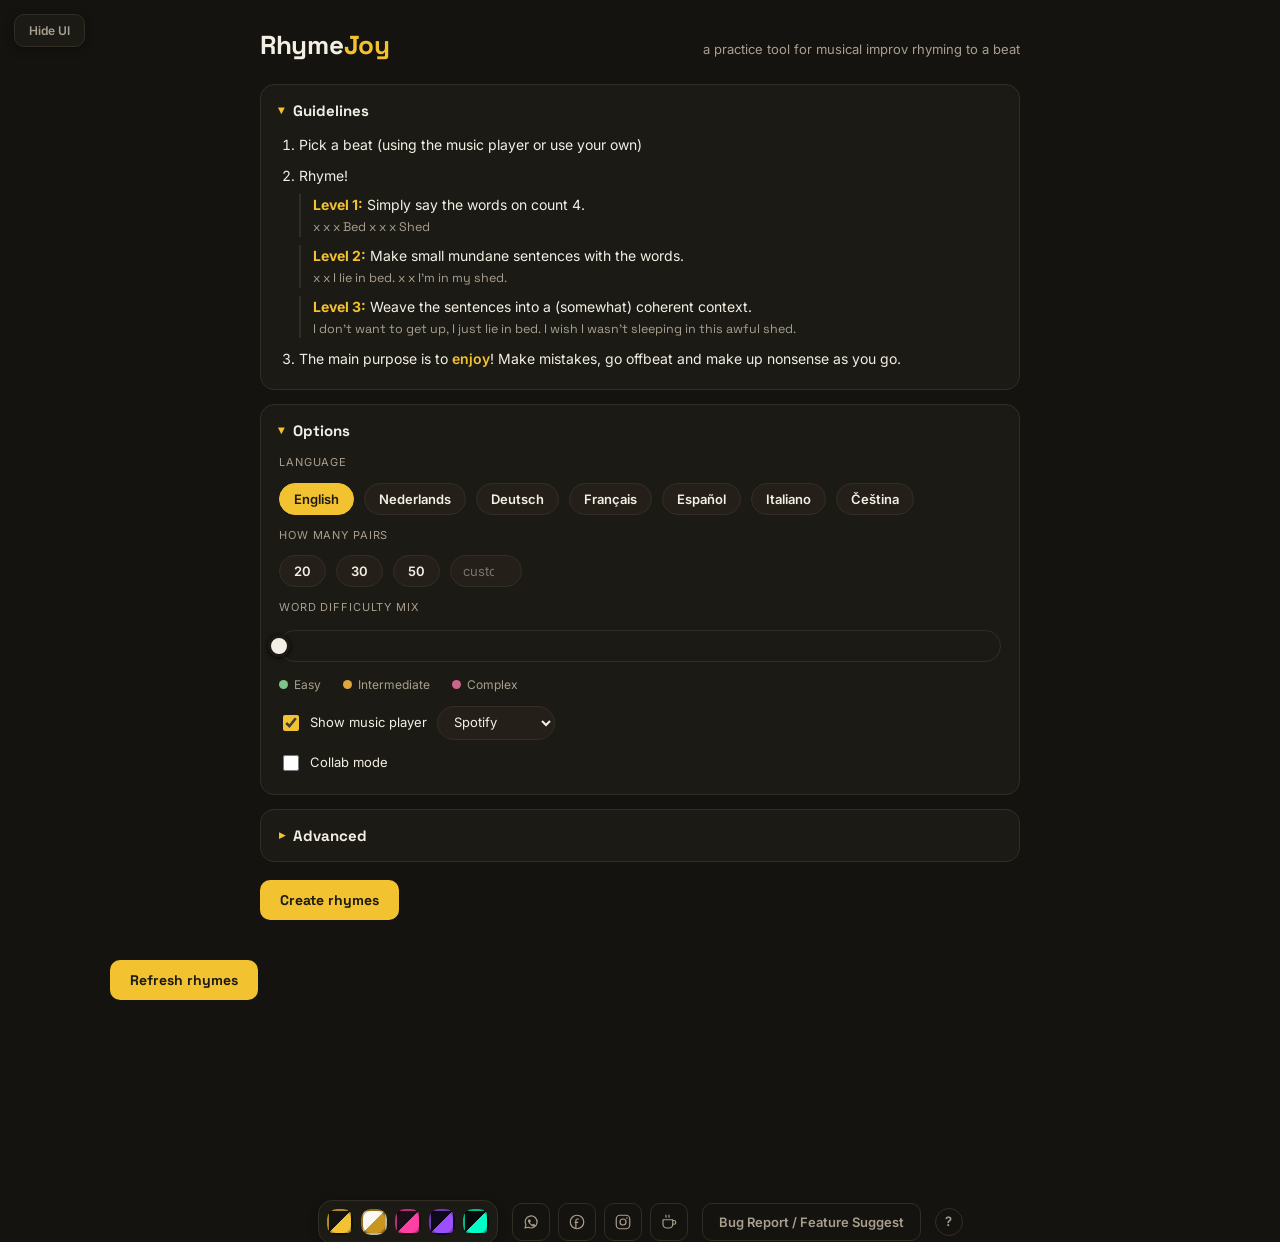
<file: index.html>
<!DOCTYPE html>
<html lang="en">
<head>
<meta charset="UTF-8">
<meta http-equiv="refresh" content="0; url=rg-latest.html">
<link rel="canonical" href="rg-latest.html">
<title>RhymeJoy</title>
</head>
<body>
<p>Redirecting to <a href="rg-latest.html">rg-latest.html</a>&hellip;</p>
</body>
</html>
</file>
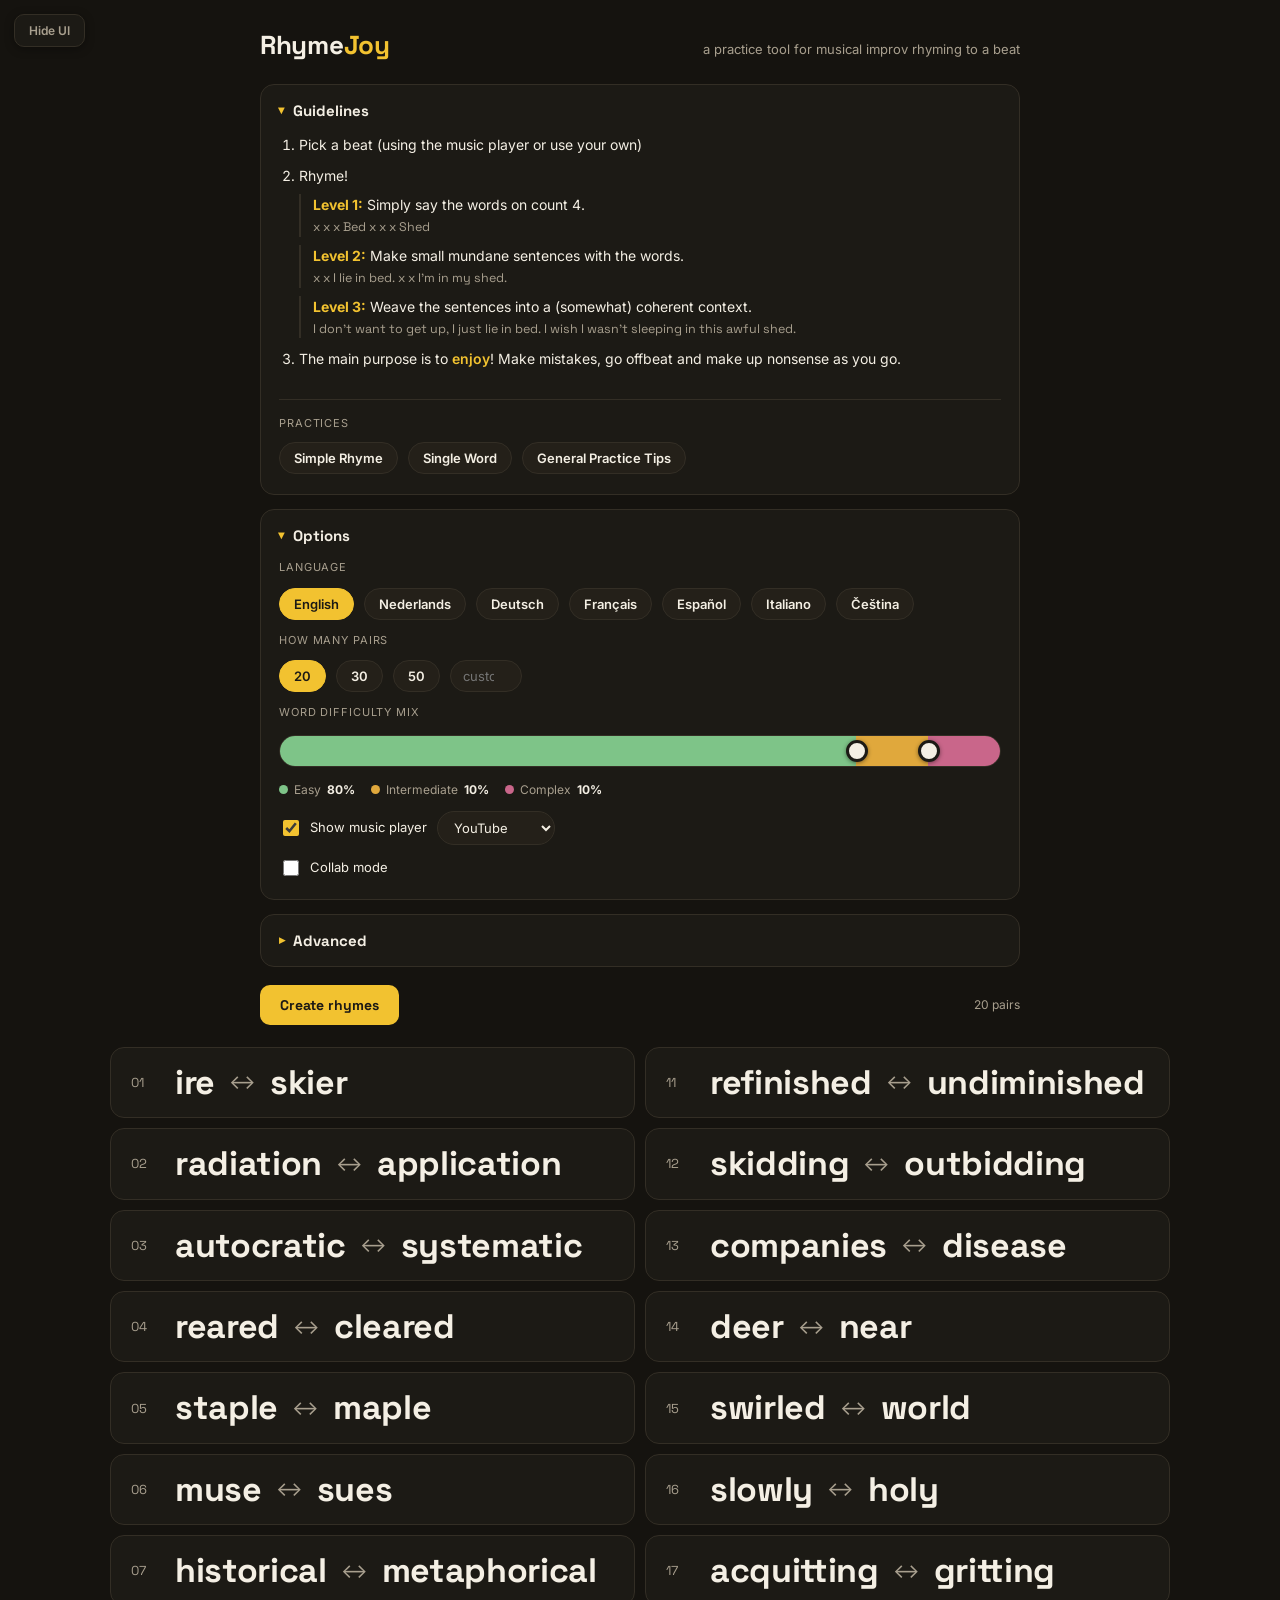
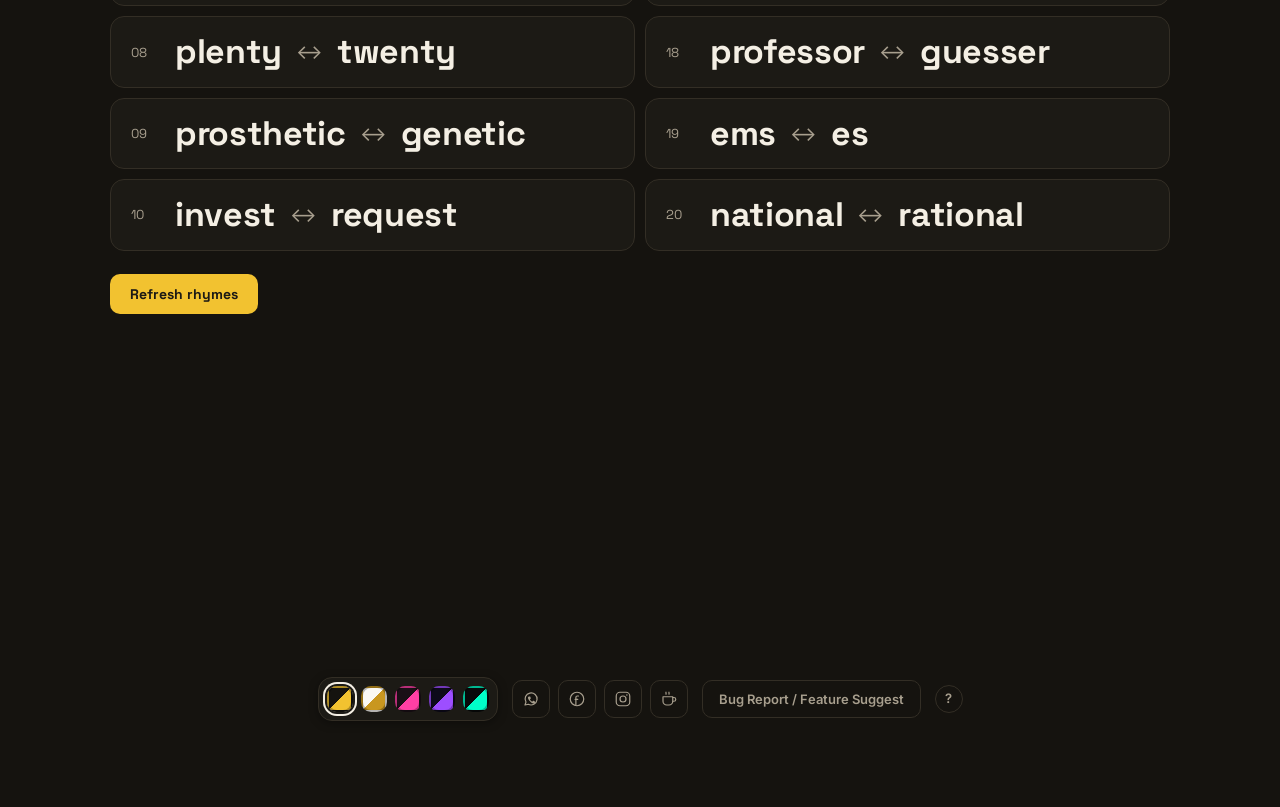
<file: rg-latest.html>
<!DOCTYPE html>
<html lang="en">
<head>
<meta charset="UTF-8">
<meta name="viewport" content="width=device-width, initial-scale=1.0">
<title>Rhyme Pairs — Rap Practice Generator</title>
<link rel="stylesheet" href="data/styles.css">
<script>
// Applies the saved color scheme before first paint so switching themes
// doesn't flash the default dark theme for a frame; js/app.js re-applies
// the same value once it's loaded and owns the switcher's click handling.
(function () {
  try {
    var s = JSON.parse(localStorage.getItem("rhymeflow:settings"));
    if (s && s.theme) document.documentElement.setAttribute("data-theme", s.theme);
  } catch (e) {}
})();
</script>
</head>
<body>
<div class="practice-flash" id="practiceFlash" aria-hidden="true">PRACTICE</div>
<div class="wrap">

  <button class="btn-ghost hide-ui-btn" id="hideUiBtn">Hide UI</button>

  <div class="settings-col">
    <header class="top">
      <h1>Rhyme<span>Joy</span></h1>
      <div class="subtitle">a practice tool for musical improv rhyming to a beat</div>
    </header>

    <details class="panel collapsible-panel" id="guidelinesDetails" open>
      <summary>Guidelines</summary>
      <div class="collapsible-body guidelines-body">
        <ol>
          <li>Pick a beat (using the music player or use your own)</li>
          <li>
            Rhyme!
            <ul class="guidelines-levels">
              <li><b>Level 1:</b> Simply say the words on count 4.
                <span class="guidelines-example">x x x Bed x x x Shed</span>
              </li>
              <li><b>Level 2:</b> Make small mundane sentences with the words.
                <span class="guidelines-example">x x I lie in bed. x x I'm in my shed.</span>
              </li>
              <li><b>Level 3:</b> Weave the sentences into a (somewhat) coherent context.
                <span class="guidelines-example">I don't want to get up, I just lie in bed. I wish I wasn't sleeping in this awful shed.</span>
              </li>
            </ul>
          </li>
          <li>The main purpose is to <em>enjoy</em>! Make mistakes, go offbeat and make up nonsense as you go.</li>
        </ol>
      </div>
      <div class="guidelines-practices" id="practicesPanel" hidden>
        <div class="row" id="practicesButtonRow">
          <div class="label">Practices</div>
        </div>
      </div>
    </details>

    <details class="panel collapsible-panel" id="optionsDetails" open>
      <summary>Options</summary>
      <div class="collapsible-body">
        <div class="row">
          <div class="label">Language</div>
          <button class="pill lang-pill active" data-lang="en">English</button>
          <button class="pill lang-pill" data-lang="nl">Nederlands</button>
          <button class="pill lang-pill" data-lang="de">Deutsch</button>
          <button class="pill lang-pill" data-lang="fr">Français</button>
          <button class="pill lang-pill" data-lang="es">Español</button>
          <button class="pill lang-pill" data-lang="it">Italiano</button>
          <button class="pill lang-pill" data-lang="cs">Čeština</button>
        </div>
        <div class="row">
          <div class="label">How many pairs</div>
          <button class="pill count-pill" data-count="20">20</button>
          <button class="pill count-pill" data-count="30">30</button>
          <button class="pill count-pill" data-count="50">50</button>
          <input type="number" id="customCount" min="1" max="400" placeholder="custom">
        </div>
        <div class="row">
          <div class="label">Word difficulty mix</div>
          <div class="diff-slider" id="diffSlider">
            <div class="diff-slider-track">
              <div class="diff-seg diff-easy" id="diffSegEasy"></div>
              <div class="diff-seg diff-intermediate" id="diffSegMid"></div>
              <div class="diff-seg diff-complex" id="diffSegHard"></div>
            </div>
            <button type="button" class="diff-handle" id="diffHandle1" role="slider" aria-label="Easy/intermediate boundary" aria-valuemin="0" aria-valuemax="100"></button>
            <button type="button" class="diff-handle" id="diffHandle2" role="slider" aria-label="Intermediate/complex boundary" aria-valuemin="0" aria-valuemax="100"></button>
          </div>
          <div class="diff-legend">
            <span class="diff-legend-item diff-easy"><i></i>Easy <b id="diffPctEasy"></b></span>
            <span class="diff-legend-item diff-intermediate"><i></i>Intermediate <b id="diffPctMid"></b></span>
            <span class="diff-legend-item diff-complex"><i></i>Complex <b id="diffPctHard"></b></span>
          </div>
        </div>
        <div class="row" style="display:none">
          <div class="label">Rhyme type</div>
          <button class="pill type-pill type-perfect" data-type="perfect">Perfect</button>
          <button class="pill type-pill type-near" data-type="near">Near</button>
          <button class="pill type-pill type-slant" data-type="slant">Slant</button>
        </div>
        <div class="row">
          <label class="checkbox-row">
            <input type="checkbox" id="playlistToggle" checked>
            <span>Show music player</span>
          </label>
          <select id="playlistSourceSelect" class="player-select">
            <option value="spotify">Spotify</option>
            <option value="youtube">YouTube</option>
            <option value="local">Local Beats</option>
            <option value="metronome">Metronome</option>
          </select>
        </div>
        <div class="row">
          <label class="checkbox-row">
            <input type="checkbox" id="collabToggle">
            <span>Collab mode</span>
          </label>
        </div>
        <div class="row" id="collabOptionsRow" hidden>
          <div class="label">Collaborators</div>
          <input type="number" id="collabCountInput" min="2" max="8" value="2">
          <div class="collab-swatches" id="collabSwatches"></div>
        </div>
        <div class="row" id="collabPairsPerTurnRow" hidden>
          <div class="label">Pairs per turn</div>
          <select id="collabPairsPerTurnSelect" class="player-select">
            <option value="1">1</option>
            <option value="2">2</option>
            <option value="3">3</option>
            <option value="4">4</option>
            <option value="5">5</option>
          </select>
        </div>
      </div>
    </details>

    <details class="panel collapsible-panel" id="advancedDetails">
      <summary>Advanced</summary>
      <div class="collapsible-body">
        <div class="advanced-section">
          <div class="advanced-section-title">Keyboard shortcuts</div>
          <div class="row">
            <label class="checkbox-row">
              <input type="checkbox" id="shortcutsToggle">
              <span>Enable keyboard shortcuts</span>
            </label>
          </div>
          <div class="status-msg">C toggles Collab mode &middot; N toggles the Notepad &middot; Space or Enter refreshes rhymes &middot; holding D reveals all definitions &middot; L switches language &middot; M switches the music player &middot; S shows/hides this shortcut list</div>
        </div>
        <div class="advanced-section">
          <div class="advanced-section-title">Slant rhymes</div>
          <div class="row" id="slantToggleRow">
            <label class="checkbox-row">
              <input type="checkbox" id="slantToggle">
              <span>Include slant rhymes [WIP]</span>
            </label>
          </div>
          <div class="row" id="slantRatioRow" hidden>
            <div class="label">Slant / perfect mix</div>
            <input type="range" id="slantRatioSlider" min="0" max="100" step="5" value="50" aria-label="Slant vs perfect rhyme ratio">
            <span class="range-value" id="slantRatioValue">50% slant</span>
          </div>
          <div class="row" id="slantMinScoreRow" hidden>
            <div class="label">Minimum slant strength</div>
            <input type="range" id="slantMinScoreSlider" min="0" max="100" step="1" value="0" aria-label="Minimum Datamuse slant-rhyme score">
            <span class="range-value" id="slantMinScoreValue">&ge; 0</span>
          </div>
        </div>
        <div class="advanced-section">
          <div class="advanced-section-title">Practice tools</div>
          <div class="row">
            <div class="label">Practice timer</div>
            <button type="button" class="btn-ghost" id="showTimerBtn">Show timer</button>
          </div>
          <div class="timer-options-group" id="timerOptionsGroup" hidden>
            <div class="row" style="margin-top:14px;">
              <div class="label">Timer mode</div>
              <button type="button" class="pill timer-mode-pill active" data-timer-mode="simple">Simple Timer</button>
              <button type="button" class="pill timer-mode-pill" data-timer-mode="multi">Multi Timer</button>
            </div>
            <div class="row" style="margin-top:14px;">
              <div class="label">Timer sound</div>
              <button type="button" class="pill timer-sound-pill active" data-timer-sound="chime">Chime</button>
              <button type="button" class="pill timer-sound-pill" data-timer-sound="bell">Bell</button>
              <button type="button" class="pill timer-sound-pill" data-timer-sound="beep">Beep</button>
              <button type="button" class="btn-ghost" id="timerSoundPreviewBtn">Preview</button>
            </div>
            <div class="row" style="margin-top:14px;">
              <div class="label">Timer volume</div>
              <input type="range" id="timerVolumeSlider" min="0" max="100" step="5" value="70">
              <span class="range-value" id="timerVolumeValue">70%</span>
            </div>
            <div class="row timer-duration-edit-row" style="margin-top:14px;">
              <div class="label">Timer durations</div>
              <button type="button" class="pill timer-duration-unit-pill active" data-timer-duration-unit="minutes">Minutes</button>
              <button type="button" class="pill timer-duration-unit-pill" data-timer-duration-unit="seconds">Seconds</button>
              <input type="number" class="timer-duration-input" data-duration-index="0" min="1" max="180" value="5">
              <input type="number" class="timer-duration-input" data-duration-index="1" min="1" max="180" value="10">
              <input type="number" class="timer-duration-input" data-duration-index="2" min="1" max="180" value="15">
              <input type="number" class="timer-duration-input" data-duration-index="3" min="1" max="180" value="20">
              <input type="number" class="timer-duration-input" data-duration-index="4" min="1" max="180" value="25">
              <input type="number" class="timer-duration-input" data-duration-index="5" min="1" max="180" value="30">
            </div>
          </div>
          <div class="row" style="margin-top:14px;">
            <div class="label">Notepad</div>
            <button type="button" class="btn-ghost" id="showNotepadBtn">Show notepad</button>
          </div>
        </div>
        <div class="advanced-section">
          <div class="advanced-section-title">Word filtering</div>
          <div class="row" id="sensitiveModeRow">
            <div class="label">Sensitive words</div>
            <button type="button" class="pill sensitive-mode-pill" data-sensitive-mode="off">Off</button>
            <button type="button" class="pill sensitive-mode-pill" data-sensitive-mode="on">Filter out</button>
            <button type="button" class="pill sensitive-mode-pill" data-sensitive-mode="only">Only</button>
          </div>
          <div class="row" id="categoryRow" style="margin-top:14px;">
            <div class="label">Word categories</div>
            <button type="button" class="pill category-pill" data-category="spiritual">Spiritual</button>
            <button type="button" class="pill category-pill" data-category="food">Food</button>
            <button type="button" class="pill category-pill" data-category="animals">Animals</button>
            <button type="button" class="pill category-pill" data-category="work">Work</button>
            <button type="button" class="pill category-pill" data-category="love">Love</button>
            <button type="button" class="pill category-pill" data-category="money">Money</button>
            <button type="button" class="pill category-pill" data-category="nature">Nature</button>
            <button type="button" class="pill category-pill" data-category="body">Body</button>
            <button type="button" class="pill category-pill" data-category="street">Street</button>
            <button type="button" class="pill category-pill" data-category="other">Other</button>
          </div>
          <div class="row" id="posRow" style="margin-top:14px;">
            <div class="label">Word type</div>
            <button type="button" class="pill pos-pill" data-pos="noun">Noun</button>
            <button type="button" class="pill pos-pill" data-pos="verb">Verb</button>
            <button type="button" class="pill pos-pill" data-pos="adjective">Adjective</button>
            <button type="button" class="pill pos-pill" data-pos="adverb">Adverb</button>
            <button type="button" class="pill pos-pill" data-pos="other">Other</button>
          </div>
          <div class="row" style="margin-top:14px;">
            <div class="label">Syllables per word</div>
            <div class="diff-slider syl-slider" id="sylSlider">
              <div class="diff-slider-track syl-slider-track">
                <div class="syl-slider-fill" id="sylSliderFill"></div>
              </div>
              <button type="button" class="diff-handle" id="sylHandleMin" role="slider" aria-label="Minimum syllables" aria-valuemin="1" aria-valuemax="6"></button>
              <button type="button" class="diff-handle" id="sylHandleMax" role="slider" aria-label="Maximum syllables" aria-valuemin="1" aria-valuemax="6"></button>
            </div>
            <span class="range-value" id="sylRangeValue">Any</span>
          </div>
        </div>
        <div class="advanced-section">
          <div class="advanced-section-title">Practice display</div>
          <div class="row">
            <div class="label">Reveal mode</div>
            <button type="button" class="pill reveal-mode-pill active" data-reveal-mode="pairs">Pairs</button>
            <button type="button" class="pill reveal-mode-pill" data-reveal-mode="words">Single words</button>
            <button type="button" class="pill reveal-mode-pill" data-reveal-mode="syllable">Single syllable</button>
            <button type="button" class="pill reveal-mode-pill" data-reveal-mode="letter">Single letter</button>
            <button type="button" class="pill reveal-mode-pill" data-reveal-mode="family">Rhyme family</button>
          </div>
          <div class="row" style="margin-top:14px;">
            <label class="checkbox-row">
              <input type="checkbox" id="autoRefreshToggle">
              <span>Auto-refresh rhymes every</span>
            </label>
            <input type="number" id="autoRefreshSeconds" min="5" max="3600" value="60">
            <span class="inline-unit">seconds</span>
          </div>
          <div class="row" style="margin-top:14px;">
            <div class="label">Definitions</div>
            <button class="pill def-style-pill" data-def-style="links">Links</button>
            <button class="pill def-style-pill" data-def-style="simple">Simple Definition</button>
            <button class="pill def-style-pill" data-def-style="full">Full definition</button>
            <button class="pill def-style-pill" data-def-style="delete">Word deletion</button>
            <button class="pill def-style-pill" data-def-style="copy">Copy rhyme pair</button>
          </div>
          <div class="row" id="showAllDefsRow" style="margin-top:10px;">
            <button class="btn-ghost" id="showAllDefsBtn">Show all definitions</button>
          </div>
        </div>
        <div class="advanced-section">
          <div class="advanced-section-title">Word list</div>
          <div id="deletedWordsSection" hidden>
            <div class="row">
              <div class="label">Deleted words</div>
              <button class="btn-ghost" id="downloadDeletedBtn">Download deleted words</button>
              <button class="btn-ghost" id="clearDeletedBtn">Clear deleted words</button>
            </div>
            <div class="status-msg" id="deletedStatus">No words deleted yet.</div>
          </div>
          <div class="row csv-row" id="csvRow" style="margin-top:14px;" hidden>
            <div class="label" id="wordListLabel">Word list — 11,000 built in, or add your own [WIP]</div>
            <input type="file" id="csvInput" accept=".csv,text/csv">
            <button class="btn-ghost" id="csvAddBtn">Add to library</button>
            <button class="btn-ghost" id="csvOnlyBtn">Use only these</button>
            <button class="btn-ghost" id="csvResetBtn">Reset to built-in</button>
            <button class="btn-ghost" id="csvExampleBtn">Download example CSV</button>
          </div>
          <div class="status-msg" id="csvStatus" hidden>Using the built-in 11,000-word library.</div>
        </div>
        <div class="advanced-section">
          <div class="advanced-section-title">Reset</div>
          <div class="row">
            <button class="btn-ghost" id="resetSettingsBtn">Reset default settings</button>
          </div>
          <div class="status-msg" id="resetSettingsStatus"></div>
        </div>
      </div>
    </details>

    <div class="actions">
      <button class="btn-main refresh-btn" id="refreshBtnTop">Create rhymes</button>
      <div class="count-info" id="countInfo"></div>
    </div>
  </div>

  <div class="panel timer-panel" id="timerPanel" hidden>
    <button type="button" class="panel-close-btn" id="timerCloseBtn" aria-label="Hide timer">✕</button>
    <div class="timer-setup" id="timerSetup">
      <div class="timer-picker" id="timerPicker">
        <div class="row timer-duration-row" id="timerDurationRow">
          <button type="button" class="pill timer-duration-btn" data-minutes="5">5m</button>
          <button type="button" class="pill timer-duration-btn" data-minutes="10">10m</button>
          <button type="button" class="pill timer-duration-btn" data-minutes="15">15m</button>
          <button type="button" class="pill timer-duration-btn" data-minutes="20">20m</button>
          <button type="button" class="pill timer-duration-btn" data-minutes="25">25m</button>
          <button type="button" class="pill timer-duration-btn" data-minutes="30">30m</button>
        </div>
        <div class="timer-sequence" id="timerSequence" hidden></div>
        <div class="row timer-multi-actions" id="timerMultiActions" hidden>
          <button type="button" class="btn-ghost timer-symbol-btn" id="timerReturnBtn" aria-label="Return — undo last">✕</button>
          <button type="button" class="pill timer-symbol-btn" id="timerLoopBtn" aria-label="Loop">∞</button>
          <button type="button" class="btn-main timer-symbol-btn" id="timerConfirmBtn" aria-label="Confirm">✓</button>
        </div>
      </div>
    </div>

    <div class="timer-running" id="timerRunning" hidden>
      <div class="timer-sequence" id="timerRunningSequence"></div>
      <button type="button" class="timer-countdown" id="timerCountdown" aria-label="Stop timer">0:00</button>
    </div>
  </div>

  <div class="panel notepad-panel" id="notepadPanel" hidden>
    <button type="button" class="panel-close-btn" id="notepadCloseBtn" aria-label="Hide notepad">✕</button>
    <div class="notepad-title">Notepad</div>
    <textarea class="notepad-textarea" id="notepadTextarea" placeholder="Jot down bars, word ideas, practice notes…" spellcheck="false"></textarea>
    <div class="row notepad-footer">
      <div class="row">
        <button type="button" class="btn-ghost" id="notepadDownloadBtn">Download</button>
        <button type="button" class="btn-ghost" id="notepadClearBtn">Clear</button>
      </div>
      <div class="status-msg">Autosaves to this browser only.</div>
    </div>
  </div>

  <div class="panel shortcuts-panel" id="shortcutsPanel" hidden>
    <button type="button" class="panel-close-btn" id="shortcutsCloseBtn" aria-label="Hide shortcuts">✕</button>
    <div class="shortcuts-title">Keyboard shortcuts</div>
    <ul class="shortcuts-list">
      <li><kbd>Space</kbd>/<kbd>Enter</kbd><span>Refresh rhymes</span></li>
      <li><kbd>L</kbd><span>Switch language</span></li>
      <li><kbd>M</kbd><span>Switch music player</span></li>
      <li><kbd>C</kbd><span>Toggle Collab mode</span></li>
      <li><kbd>N</kbd><span>Toggle Notepad</span></li>
      <li><kbd>D</kbd> hold<span>Reveal all definitions</span></li>
      <li><kbd>S</kbd><span>Show/hide this list</span></li>
    </ul>
  </div>

  <div class="pairs" id="pairsContainer"></div>

  <div class="actions actions-bottom">
    <button class="btn-main refresh-btn" id="refreshBtnBottom">Refresh rhymes</button>
  </div>

  <div class="playlist-panel" id="playlistPanel">
    <iframe class="player-embed" id="spotifyEmbed" data-testid="embed-iframe" style="border-radius:12px" src="https://open.spotify.com/embed/playlist/6SZt39ktXkhy8WUJe1CRUv?utm_source=generator&si=29beb8e567bf4077" width="100%" height="152" frameBorder="0" allowfullscreen="" allow="autoplay; clipboard-write; encrypted-media; fullscreen; picture-in-picture" loading="lazy"></iframe>
    <iframe class="player-embed" id="youtubeEmbed" hidden style="border-radius:12px" src="https://www.youtube.com/embed/videoseries?list=PL0L_zzLQSZ2V7PR2wj7zOnrOxPlIUKix6" width="100%" height="315" frameBorder="0" allowfullscreen="" allow="autoplay; encrypted-media; picture-in-picture" loading="lazy"></iframe>
    <div class="panel local-player" id="localPlayer" hidden>
      <div class="local-player-track" id="localPlayerTrack">—</div>
      <div class="row local-player-progress-row">
        <span class="range-value" id="localPlayerCurrentTime">0:00</span>
        <input type="range" id="localPlayerSeek" min="0" max="0" step="1" value="0" aria-label="Track position">
        <span class="range-value" id="localPlayerDuration">0:00</span>
      </div>
      <div class="row local-player-controls">
        <button type="button" class="btn-ghost timer-symbol-btn" id="localPlayerPrevBtn" aria-label="Previous beat">⏮</button>
        <button type="button" class="btn-main local-player-play-btn" id="localPlayerPlayBtn">Play</button>
        <button type="button" class="btn-ghost timer-symbol-btn" id="localPlayerNextBtn" aria-label="Next beat">⏭</button>
        <button type="button" class="pill timer-symbol-btn" id="localPlayerLoopBtn" aria-label="Loop">∞</button>
      </div>
      <div class="row">
        <div class="label">Volume</div>
        <input type="range" id="localPlayerVolumeSlider" min="0" max="100" step="5" value="70" aria-label="Beat volume">
        <span class="range-value" id="localPlayerVolumeValue">70%</span>
      </div>
    </div>
    <div class="panel metronome-player" id="metronomePlayer" hidden>
      <div class="metronome-beat" id="metronomeBeat" aria-hidden="true"></div>
      <div class="metronome-bpm-value" id="metronomeBpmValue">120 BPM</div>
      <input type="range" id="metronomeBpmSlider" min="40" max="240" step="1" value="120" aria-label="Beats per minute">
      <div class="row" style="justify-content:center;">
        <button type="button" class="btn-main" id="metronomeToggleBtn">Start</button>
        <button type="button" class="pill metronome-emphasis-pill active" data-emphasis="0">No emphasis</button>
        <button type="button" class="pill metronome-emphasis-pill" data-emphasis="4">4</button>
        <button type="button" class="pill metronome-emphasis-pill" data-emphasis="8">8</button>
        <button type="button" class="pill metronome-emphasis-pill" data-emphasis="16">16</button>
      </div>
      <div class="row">
        <div class="label">Volume</div>
        <input type="range" id="metronomeVolumeSlider" min="0" max="100" step="5" value="70" aria-label="Metronome volume">
        <span class="range-value" id="metronomeVolumeValue">70%</span>
      </div>
    </div>
  </div>

  <div class="footer-bar">
    <div class="theme-switcher" id="themeSwitcher" role="group" aria-label="Color scheme">
      <button type="button" class="theme-swatch" data-theme="dark" aria-label="Dark theme" aria-pressed="true"></button>
      <button type="button" class="theme-swatch" data-theme="light" aria-label="Light theme" aria-pressed="false"></button>
      <button type="button" class="theme-swatch" data-theme="magenta" aria-label="Magenta theme" aria-pressed="false"></button>
      <button type="button" class="theme-swatch" data-theme="neon-purple" aria-label="Neon purple theme" aria-pressed="false"></button>
      <button type="button" class="theme-swatch" data-theme="neon" aria-label="Neon theme" aria-pressed="false"></button>
    </div>
    <div class="share-links" id="shareLinks" role="group" aria-label="Share this link with friends">
      <button type="button" class="btn-ghost share-btn" id="shareWhatsappBtn" aria-label="Share on WhatsApp">
        <svg viewBox="0 0 24 24" fill="none" stroke="currentColor" stroke-width="1.6" stroke-linecap="round" stroke-linejoin="round" aria-hidden="true" focusable="false">
          <path d="M4 20l1.3-3.9A8 8 0 1 1 8.4 19L4 20Z"/>
          <path d="M9 9.5c.3-.8.7-.8 1-.8h.4c.3 0 .5.1.6.4.2.4.7 1.6.7 1.7.1.2.1.3 0 .5-.1.2-.2.3-.4.5l-.5.5c-.1.2-.3.3-.1.6.5.9 1.1 1.5 1.9 2 .7.5 1.1.6 1.3.5.2-.1.6-.6.7-.8.1-.2.3-.3.6-.1.2.1 1.5.7 1.8.8.2.1.4.2.4.3.1.2.1.9-.2 1.3-.3.5-1.3 1-1.9 1-.5 0-1.7-.1-3.4-1.6-1.9-1.7-3-3.6-3.3-4.1-.2-.3-.7-1.2-.7-2.3 0-1 .5-1.5.6-1.7Z" fill="currentColor" stroke="none"/>
        </svg>
      </button>
      <button type="button" class="btn-ghost share-btn" id="shareFacebookBtn" aria-label="Share on Facebook">
        <svg viewBox="0 0 24 24" fill="none" stroke="currentColor" stroke-width="1.6" stroke-linecap="round" stroke-linejoin="round" aria-hidden="true" focusable="false">
          <circle cx="12" cy="12" r="9"/>
          <path d="M14 8h-1.5a2 2 0 0 0-2 2v9.5M9.5 12.5h3.5" fill="none"/>
        </svg>
      </button>
      <button type="button" class="btn-ghost share-btn" id="shareInstagramBtn" aria-label="Share on Instagram">
        <svg viewBox="0 0 24 24" fill="none" stroke="currentColor" stroke-width="1.6" stroke-linecap="round" stroke-linejoin="round" aria-hidden="true" focusable="false">
          <rect x="3" y="3" width="18" height="18" rx="5" ry="5"/>
          <circle cx="12" cy="12" r="4"/>
          <circle cx="17.2" cy="6.8" r="1" fill="currentColor" stroke="none"/>
        </svg>
      </button>
      <a class="btn-ghost share-btn" id="coffeeBtn" href="https://www.buymeacoffee.com/nielsvalent" target="_blank" rel="noopener noreferrer" aria-label="Buy me a coffee">
        <svg viewBox="0 0 24 24" fill="none" stroke="currentColor" stroke-width="1.6" stroke-linecap="round" stroke-linejoin="round" aria-hidden="true" focusable="false">
          <path d="M4 9h13v6a5 5 0 0 1-5 5H9a5 5 0 0 1-5-5V9Z"/>
          <path d="M17 10h1.5a2.5 2.5 0 0 1 0 5H17"/>
          <path d="M8 3c-.5 1 .5 1.5 0 2.5"/>
          <path d="M12 3c-.5 1 .5 1.5 0 2.5"/>
        </svg>
      </a>
    </div>
    <a class="btn-ghost feedback-btn" id="bugReportBtn" href="https://github.com/nielswritescode/freestyle-practice/issues/new" target="_blank" rel="noopener noreferrer">Bug Report / Feature Suggest</a>
    <button type="button" class="btn-ghost info-btn" id="infoBtn" aria-label="Feature support note" title="Not all features are supported for non-English languages.">?</button>
  </div>
  <div class="status-msg share-status" id="shareStatus"></div>

</div>

<script src="data/words-data.js"></script>
<script src="data/words-data-nl.js"></script>
<script src="data/words-data-de.js"></script>
<script src="data/words-data-fr.js"></script>
<script src="data/words-data-es.js"></script>
<script src="data/words-data-it.js"></script>
<script src="data/words-data-cs.js"></script>
<script src="data/cmu-data.js"></script>
<script src="data/wordnet-data.js"></script>
<script src="data/sensitive-words.js"></script>
<script src="data/word-categories.js"></script>
<script src="data/pos-data.js"></script>
<script src="data/slant-rhymes-datamuse.js"></script>
<script src="data/beats-data.js"></script>
<script src="js/phonetics-en.js"></script>
<script src="js/rhyme-classify.js"></script>
<script src="js/pair-generator.js"></script>
<script src="js/cmu-decoder.js"></script>
<script src="js/nl-rhyme.js"></script>
<script src="js/ipa-utils.js"></script>
<script src="js/de-rhyme.js"></script>
<script src="js/fr-rhyme.js"></script>
<script src="js/es-rhyme.js"></script>
<script src="js/it-rhyme.js"></script>
<script src="js/cs-rhyme.js"></script>
<script src="js/app.js"></script>
</body>
</html>
</file>
<file: data/styles.css>
@import url('https://fonts.googleapis.com/css2?family=Space+Grotesk:wght@400;500;700&family=Inter:wght@400;500;600;700&display=swap');

:root{
  --bg:#15130f;
  --panel:#1c1a15;
  --panel-2:#242019;
  --ink:#f4efe4;
  --ink-dim:#a89f8e;
  --line:#332e25;
  --accent:#f2c230;
  --accent-ink:#1c1a15;
  --perfect:#f2c230;
  --near:#e08a4c;
  --slant:#c96a6a;
  --diff-easy:#7ec488;
  --diff-mid:#e0a83c;
  --diff-hard:#c9668a;
}
/* Color schemes — swapped in by setting data-theme on <html> (js/app.js).
   No data-theme attribute (or data-theme="dark") keeps the :root defaults
   above, which is the original/default look. */
:root[data-theme="light"]{
  --bg:#faf8f3;
  --panel:#ffffff;
  --panel-2:#f1ede4;
  --ink:#211f1a;
  --ink-dim:#6b6355;
  --line:#e2dcd0;
  --accent:#c9971f;
  --accent-ink:#1c1a15;
  --perfect:#c9971f;
  --near:#c46a2c;
  --slant:#a8434b;
  --diff-easy:#3f9556;
  --diff-mid:#b9822a;
  --diff-hard:#a8456a;
}
:root[data-theme="magenta"]{
  --bg:#1a0f16;
  --panel:#241521;
  --panel-2:#2e1a2a;
  --ink:#f6e9f2;
  --ink-dim:#b592ab;
  --line:#3d2438;
  --accent:#ff3fa4;
  --accent-ink:#1a0f16;
  --perfect:#ff3fa4;
  --near:#ff7ab8;
  --slant:#c9457f;
  --diff-easy:#7ec488;
  --diff-mid:#e0a83c;
  --diff-hard:#c9668a;
}
:root[data-theme="neon-purple"]{
  --bg:#0d0a1a;
  --panel:#161129;
  --panel-2:#1e1836;
  --ink:#efe9ff;
  --ink-dim:#a79bd1;
  --line:#2f2650;
  --accent:#9d4eff;
  --accent-ink:#0d0a1a;
  --perfect:#9d4eff;
  --near:#c084fc;
  --slant:#7c3aed;
  --diff-easy:#4ade80;
  --diff-mid:#a78bfa;
  --diff-hard:#f472b6;
}
:root[data-theme="neon"]{
  --bg:#08090a;
  --panel:#101214;
  --panel-2:#161a1d;
  --ink:#eafffb;
  --ink-dim:#7fd9c4;
  --line:#1f2b28;
  --accent:#00ffc8;
  --accent-ink:#06110d;
  --perfect:#00ffc8;
  --near:#ff2fd0;
  --slant:#2fe0ff;
  --diff-easy:#39ff88;
  --diff-mid:#faff3c;
  --diff-hard:#ff2f6e;
}
*{box-sizing:border-box;}
html,body{margin:0;padding:0;}
body{
  background:var(--bg);
  color:var(--ink);
  font-family:'Inter',system-ui,sans-serif;
  min-height:100vh;
}
.wrap{
  max-width:1100px;
  margin:0 auto;
  padding:28px 20px 80px;
}
.settings-col{
  max-width:760px;
  margin:0 auto;
}
.actions-bottom{
  justify-content:center;
  margin-top:22px;
}
header.top{
  display:flex;
  align-items:baseline;
  justify-content:space-between;
  margin-bottom:22px;
  flex-wrap:wrap;
  gap:8px;
}
h1{
  font-family:'Space Grotesk',sans-serif;
  font-weight:700;
  font-size:26px;
  margin:0;
  letter-spacing:-0.01em;
}
h1 span{color:var(--accent);}
.subtitle{
  color:var(--ink-dim);
  font-size:13px;
}

.panel{
  background:var(--panel);
  border:1px solid var(--line);
  border-radius:14px;
  padding:16px 18px;
  margin-bottom:14px;
}

.collapsible-panel{
  padding:4px 18px;
}
.collapsible-panel summary{
  list-style:none;
  cursor:pointer;
  padding:12px 0;
  font-family:'Space Grotesk',sans-serif;
  font-weight:700;
  font-size:15px;
  color:var(--ink);
  display:flex;
  align-items:center;
  gap:8px;
}
.collapsible-panel summary::-webkit-details-marker{display:none;}
.collapsible-panel summary::before{
  content:"▸";
  color:var(--accent);
  font-size:12px;
  transition:transform .12s ease;
}
.collapsible-panel[open] summary::before{transform:rotate(90deg);}
.collapsible-panel summary:focus-visible{outline:2px solid var(--accent); outline-offset:2px;}
.collapsible-body{
  padding:2px 0 16px;
  color:var(--ink);
  font-size:14px;
  line-height:1.5;
}
.guidelines-body > ol{
  margin:0;
  padding-left:20px;
}
.guidelines-body > ol > li + li{margin-top:10px;}
.guidelines-levels{
  list-style:none;
  margin:8px 0 0;
  padding:0;
  display:flex;
  flex-direction:column;
  gap:8px;
}
.guidelines-levels li{
  padding-left:12px;
  border-left:2px solid var(--line);
}
.guidelines-levels b{color:var(--accent);}
.guidelines-example{
  display:block;
  margin-top:3px;
  font-family:'Space Grotesk',monospace;
  font-size:12.5px;
  color:var(--ink-dim);
}
.guidelines-body em{color:var(--accent); font-style:normal; font-weight:600;}
.guidelines-practices{
  margin-top:14px;
  padding-top:16px;
  padding-bottom:16px;
  border-top:1px solid var(--line);
}
.row{
  display:flex;
  align-items:center;
  gap:10px;
  flex-wrap:wrap;
}
.row + .row{margin-top:12px;}
.advanced-section + .advanced-section{
  margin-top:16px;
  padding-top:16px;
  border-top:1px solid var(--line);
}
.advanced-section-title{
  font-family:'Space Grotesk',sans-serif;
  font-weight:700;
  font-size:12px;
  text-transform:uppercase;
  letter-spacing:0.08em;
  color:var(--accent);
  margin-bottom:12px;
}
.label{
  font-size:11px;
  text-transform:uppercase;
  letter-spacing:0.08em;
  color:var(--ink-dim);
  width:100%;
  margin-bottom:2px;
}
.pill{
  border:1px solid var(--line);
  background:var(--panel-2);
  color:var(--ink);
  border-radius:999px;
  padding:7px 14px;
  font-size:13px;
  font-weight:600;
  cursor:pointer;
  transition:all .12s ease;
  font-family:'Inter',sans-serif;
}
.pill:hover{border-color:#54493a;}
.pill:focus-visible{outline:2px solid var(--accent); outline-offset:2px;}
.pill.active{
  background:var(--accent);
  color:var(--accent-ink);
  border-color:var(--accent);
}
.pill.type-perfect.active{background:var(--perfect); border-color:var(--perfect);}
.pill.type-near.active{background:var(--near); border-color:var(--near);}
.pill.type-slant.active{background:var(--slant); border-color:var(--slant);}
/* Flags "Only" as the outlier choice of the three sensitive-words modes —
   reuses --slant rather than adding a new color for a single active state. */
.pill.sensitive-mode-pill[data-sensitive-mode="only"].active{background:var(--slant); border-color:var(--slant); color:var(--ink);}

.diff-slider{
  position:relative;
  width:100%;
  height:32px;
  margin:2px 0 4px;
}
.diff-slider-track{
  position:absolute;
  inset:0;
  display:flex;
  border-radius:999px;
  overflow:hidden;
  border:1px solid var(--line);
}
.diff-seg{height:100%;}
.diff-seg.diff-easy{background:var(--diff-easy);}
.diff-seg.diff-intermediate{background:var(--diff-mid);}
.diff-seg.diff-complex{background:var(--diff-hard);}
.diff-handle{
  position:absolute;
  top:50%;
  width:22px;
  height:22px;
  border-radius:50%;
  background:var(--ink);
  border:3px solid var(--panel);
  box-shadow:0 1px 4px rgba(0,0,0,.45);
  transform:translate(-50%,-50%);
  padding:0;
  cursor:grab;
  touch-action:none;
}
.diff-handle:active{cursor:grabbing;}
.diff-handle:focus-visible{outline:2px solid var(--ink); outline-offset:2px;}
.diff-legend{
  display:flex;
  gap:16px;
  flex-wrap:wrap;
  font-size:12px;
  color:var(--ink-dim);
}
.diff-legend-item{display:flex; align-items:center; gap:6px;}
.diff-legend-item i{width:9px; height:9px; border-radius:50%; display:inline-block;}
.diff-legend-item.diff-easy i{background:var(--diff-easy);}
.diff-legend-item.diff-intermediate i{background:var(--diff-mid);}
.diff-legend-item.diff-complex i{background:var(--diff-hard);}
.diff-legend-item b{color:var(--ink); font-weight:700;}

/* Syllables-per-word range: reuses the diff-slider's track/handle look
   (.diff-slider, .diff-slider-track, .diff-handle) since it's the same
   two-handle-on-a-bar interaction, just over 6 discrete syllable counts
   instead of a continuous 0-100 split, and with one accent-colored "in
   range" fill instead of three difficulty segments. */
.syl-slider{
  width:auto;
  flex:1;
  min-width:160px;
}
.syl-slider-fill{
  position:absolute;
  top:0;
  bottom:0;
  background:var(--accent);
}

input[type="number"]{
  width:72px;
  background:var(--panel-2);
  border:1px solid var(--line);
  color:var(--ink);
  border-radius:999px;
  padding:7px 12px;
  font-size:13px;
  font-family:'Inter',sans-serif;
}
input[type="number"]:focus-visible{outline:2px solid var(--accent);}

.timer-duration-input{width:54px; text-align:center; padding:7px 6px;}

input[type="range"]{
  flex:1;
  min-width:120px;
  accent-color:var(--accent);
  cursor:pointer;
}
input[type="range"]:focus-visible{outline:2px solid var(--accent); outline-offset:2px;}

.range-value{
  font-family:'Space Grotesk',sans-serif;
  font-size:13px;
  font-weight:700;
  color:var(--ink);
  min-width:28px;
  text-align:center;
}

.checkbox-row{
  display:flex;
  align-items:center;
  gap:8px;
  font-size:13px;
  color:var(--ink);
  cursor:pointer;
  user-select:none;
}
.checkbox-row input[type="checkbox"]{
  width:16px;
  height:16px;
  accent-color:var(--accent);
  cursor:pointer;
}

/* A plain inline unit suffix (e.g. the "seconds" after the auto-refresh
   number field) — not .label, which is meant for full-width uppercase row
   headers and forces onto its own line when used inline like this. */
.inline-unit{
  font-size:13px;
  color:var(--ink-dim);
}

.playlist-panel{
  max-width:760px;
  margin:22px auto 0;
}
.playlist-panel[hidden]{display:none;}
.player-embed[hidden]{display:none;}
.local-player[hidden]{display:none;}
.local-player{
  display:flex;
  flex-direction:column;
  align-items:center;
  gap:14px;
}
.local-player-track{
  font-family:'Space Grotesk',sans-serif;
  font-weight:700;
  font-size:15px;
  color:var(--ink);
  text-align:center;
}
.local-player-progress-row{
  width:100%;
}
.local-player-controls{
  justify-content:center;
}
.local-player-play-btn{
  min-width:88px;
}
#showAllDefsRow[hidden]{display:none;}
#slantToggleRow[hidden]{display:none;}
#slantRatioRow[hidden]{display:none;}
#slantMinScoreRow[hidden]{display:none;}
#categoryRow[hidden]{display:none;}
#posRow[hidden]{display:none;}
#sensitiveModeRow[hidden]{display:none;}
#collabOptionsRow[hidden]{display:none;}
#collabPairsPerTurnRow[hidden]{display:none;}
#csvRow[hidden]{display:none;}

.collab-swatches{
  display:flex;
  gap:6px;
  flex-wrap:wrap;
}
.collab-swatch{
  width:26px;
  height:26px;
  border-radius:50%;
  display:inline-flex;
  align-items:center;
  justify-content:center;
  font-family:'Space Grotesk',sans-serif;
  font-size:11px;
  font-weight:700;
  color:#fff;
  flex-shrink:0;
}

/* Practice timer — always a fixed bottom bar, on every screen size (not
   gated behind a max-width media query — that split turned out not to
   reliably self-select the right layout on every device, so there's now
   just one layout, everywhere). Deliberately on top of everything else
   (including .settings-col and "Hide UI" state) since you want a countdown
   visible, front and center, while performing — not buried in a settings
   panel. body.timer-open reserves matching space at the bottom of .wrap
   (see the rule near .pairs) so it never sits on top of a pair card. */
.timer-panel{
  position:fixed;
  bottom:0;
  left:0;
  right:0;
  z-index:25;
  width:100%;
  background:var(--panel);
  border-top:1px solid var(--line);
  border-radius:16px 16px 0 0;
  padding:16px 18px;
  box-shadow:0 -4px 18px rgba(0,0,0,.4);
  display:flex;
  flex-direction:column;
  align-items:center;
  gap:14px;
  text-align:center;
  max-height:50vh;
  overflow-y:auto;
}
.timer-panel[hidden]{display:none;}
/* Both .timer-panel and .notepad-panel are position:fixed, which is
   itself enough to make them the containing block for this — no extra
   position:relative needed on either. */
.panel-close-btn{
  position:absolute;
  top:10px;
  right:14px;
  width:24px;
  height:24px;
  padding:0;
  line-height:1;
  border:1px solid var(--line);
  border-radius:50%;
  background:var(--panel-2);
  color:var(--ink-dim);
  font-size:12px;
  cursor:pointer;
}
.panel-close-btn:hover{color:var(--ink);}
.timer-panel .row{justify-content:center;}
body.timer-open .wrap{padding-bottom:240px;}
.timer-setup[hidden],
.timer-running[hidden]{display:none;}
.timer-setup,
.timer-picker,
.timer-running{
  display:flex;
  flex-direction:column;
  align-items:center;
  gap:14px;
  width:100%;
}
.timer-sequence{
  display:flex;
  flex-wrap:wrap;
  justify-content:center;
  gap:8px;
}
.timer-sequence[hidden]{display:none;}
.timer-multi-actions[hidden]{display:none;}
/* Its own color (--near, otherwise just the "near rhyme" tag color) rather
   than the same gold as everything else — the sequence squares read as
   their own thing at a glance, distinct from Confirm/Loop right next to
   them. */
.timer-square{
  width:40px;
  height:40px;
  border-radius:10px;
  background:var(--panel-2);
  border:1px solid var(--near);
  display:flex;
  align-items:center;
  justify-content:center;
  font-family:'Space Grotesk',sans-serif;
  font-weight:700;
  font-size:12px;
  color:var(--ink);
  flex-shrink:0;
}
.timer-square.active{
  background:var(--near);
  color:var(--accent-ink);
  border-color:var(--near);
}
.timer-square.done{opacity:.4;}
#timerLoopBtn.active{background:var(--accent); color:var(--accent-ink); border-color:var(--accent);}

/* A brief full-screen flash of "PRACTICE" fired once when a timer queue
   actually starts (not on each item within a multi-timer sequence) —
   purely decorative, so pointer-events:none and aria-hidden keep it out of
   the way of clicks and screen readers. Triggered by toggling .show; the
   animation's own "forwards" fill keeps it invisible at rest without
   needing separate hide-after-timeout JS. */
.practice-flash{
  position:fixed;
  inset:0;
  z-index:9999;
  display:flex;
  align-items:center;
  justify-content:center;
  font-family:'Space Grotesk',sans-serif;
  font-weight:800;
  font-size:clamp(48px, 12vw, 140px);
  letter-spacing:0.05em;
  color:var(--accent);
  background:rgba(0,0,0,0.35);
  opacity:0;
  pointer-events:none;
}
/* 7 alternate looks for the flash, picked at random each time by
   flashPracticeWordart() (js/app.js) — each is a class paired with .show,
   never applied on its own, so this can't collide with .practice-flash's
   resting opacity:0. */
.practice-flash.show.flash-glow{animation:practiceFlashGlow 1.6s ease-out forwards;}
@keyframes practiceFlashGlow{
  0%{opacity:0; transform:scale(.7);}
  10%{opacity:1; transform:scale(1.05); color:var(--accent); text-shadow:0 0 20px var(--accent), 0 0 60px var(--accent);}
  25%{color:var(--near); text-shadow:0 0 20px var(--near), 0 0 60px var(--near); transform:scale(1);}
  40%{color:var(--accent); text-shadow:0 0 20px var(--accent), 0 0 60px var(--accent);}
  55%{color:var(--near); text-shadow:0 0 20px var(--near), 0 0 60px var(--near);}
  85%{opacity:1;}
  100%{opacity:0; transform:scale(1);}
}
.practice-flash.show.flash-slide{animation:practiceFlashSlide 1.5s cubic-bezier(.16,1,.3,1) forwards;}
@keyframes practiceFlashSlide{
  0%{opacity:0; transform:translateX(-40vw) skewX(-15deg);}
  15%{opacity:1; transform:translateX(0) skewX(-6deg); color:var(--accent); text-shadow:0 0 20px var(--accent);}
  30%{transform:translateX(0) skewX(0deg);}
  80%{opacity:1;}
  100%{opacity:0; transform:translateX(20px);}
}
.practice-flash.show.flash-flicker{animation:practiceFlashFlicker 1.7s linear forwards;}
@keyframes practiceFlashFlicker{
  0%{opacity:0;}
  5%{opacity:1; color:var(--near); text-shadow:0 0 25px var(--near), 0 0 60px var(--near);}
  10%{opacity:.2;}
  15%{opacity:1;}
  20%{opacity:.3;}
  25%{opacity:1; color:var(--accent); text-shadow:0 0 25px var(--accent), 0 0 60px var(--accent);}
  70%{opacity:1;}
  85%{opacity:.4;}
  92%{opacity:1;}
  100%{opacity:0;}
}
.practice-flash.show.flash-wipe{animation:practiceFlashWipe 1.6s ease-in-out forwards;}
@keyframes practiceFlashWipe{
  0%{opacity:1; clip-path:inset(0 100% 0 0); color:var(--accent); text-shadow:0 0 20px var(--accent);}
  45%{clip-path:inset(0 0% 0 0);}
  60%{color:var(--near); text-shadow:0 0 20px var(--near);}
  85%{opacity:1; clip-path:inset(0 0% 0 0);}
  100%{opacity:0; clip-path:inset(0 0% 0 0);}
}
.practice-flash.show.flash-glitch{animation:practiceFlashGlitch 1.5s steps(1,end) forwards;}
@keyframes practiceFlashGlitch{
  0%{opacity:0; transform:translate(0,0);}
  8%{opacity:1; color:var(--ink); text-shadow:-3px 0 var(--accent), 3px 0 var(--near); transform:translate(-2px,1px);}
  16%{text-shadow:3px 0 var(--accent), -3px 0 var(--near); transform:translate(2px,-1px);}
  24%{text-shadow:-2px 0 var(--near), 2px 0 var(--accent); transform:translate(-1px,0);}
  32%{text-shadow:none; color:var(--accent); transform:translate(0,0);}
  45%{text-shadow:2px 0 var(--near), -2px 0 var(--accent); transform:translate(1px,1px);}
  55%{text-shadow:none; transform:translate(0,0);}
  85%{opacity:1;}
  100%{opacity:0;}
}
.practice-flash.show.flash-zoom{animation:practiceFlashZoom 1.6s cubic-bezier(.2,.8,.2,1) forwards;}
@keyframes practiceFlashZoom{
  0%{opacity:0; transform:scale(3); filter:blur(20px); color:var(--accent);}
  25%{opacity:1; transform:scale(1); filter:blur(0px); text-shadow:0 0 30px var(--accent);}
  45%{color:var(--near); text-shadow:0 0 30px var(--near);}
  80%{opacity:1; transform:scale(1);}
  100%{opacity:0; transform:scale(.9); filter:blur(4px);}
}
.practice-flash.show.flash-flip{animation:practiceFlashFlip 1.6s ease-out forwards;}
@keyframes practiceFlashFlip{
  0%{opacity:0; transform:perspective(600px) rotateX(90deg);}
  20%{opacity:1; transform:perspective(600px) rotateX(0deg); color:var(--accent); text-shadow:0 0 20px var(--accent);}
  40%{color:var(--near); text-shadow:0 0 20px var(--near);}
  60%{transform:perspective(600px) rotateX(0deg);}
  85%{opacity:1;}
  100%{opacity:0; transform:perspective(600px) rotateX(-20deg);}
}

/* 7 alternate visual looks, layered independently on top of whichever
   flash-* rollin is picked (see PRACTICE_FLASH_STYLES in app.js). Each
   only sets properties the rollin keyframes above never touch, so the two
   axes can be combined freely without one clobbering the other mid-run. */
.practice-flash.show.style-outline{-webkit-text-stroke:3px var(--ink); font-weight:900;}
.practice-flash.show.style-mono{font-family:'Courier New',ui-monospace,monospace; font-weight:700; letter-spacing:0.02em;}
.practice-flash.show.style-card{background:var(--panel); border:4px solid var(--ink); border-radius:20px; padding:0.15em 0.5em; box-shadow:10px 10px 0 var(--ink);}
.practice-flash.show.style-underline{text-decoration:underline wavy; text-decoration-color:var(--near); text-underline-offset:14px; text-decoration-thickness:6px;}
.practice-flash.show.style-italic{font-family:Georgia,'Times New Roman',serif; font-style:italic; font-weight:700;}
.practice-flash.show.style-wide{letter-spacing:0.35em; font-weight:500;}
.practice-flash.show.style-neon{background:radial-gradient(ellipse at center, var(--panel-2) 0%, transparent 70%); border-radius:28px; padding:0.2em 0.6em; backdrop-filter:blur(2px);}
/* Return/Loop/Confirm read as icons (✕ / ∞ / ✓) rather than text pills —
   square-ish and a bit larger so a single glyph doesn't look lost. */
.timer-symbol-btn{
  width:44px;
  height:38px;
  padding:0;
  font-size:18px;
  line-height:1;
  display:inline-flex;
  align-items:center;
  justify-content:center;
}
/* A <button>, not just a display — clicking the number itself is the only
   way to stop a running timer, so it needs to read as interactive. */
.timer-countdown{
  border:none;
  background:none;
  padding:0;
  cursor:pointer;
  font-family:'Space Grotesk',sans-serif;
  font-weight:700;
  font-size:clamp(40px,9vw,64px);
  line-height:1;
  color:var(--accent);
  font-variant-numeric:tabular-nums;
}
.timer-countdown:hover{filter:brightness(1.15);}
.timer-countdown:focus-visible{outline:2px solid var(--ink); outline-offset:4px;}

.player-select{
  border:1px solid var(--line);
  background:var(--panel-2);
  color:var(--ink);
  border-radius:999px;
  padding:7px 12px;
  font-size:13px;
  font-family:'Inter',sans-serif;
  cursor:pointer;
}
.player-select:focus-visible{outline:2px solid var(--accent);}

.btn-main{
  border:none;
  background:var(--accent);
  color:var(--accent-ink);
  border-radius:10px;
  padding:11px 20px;
  font-size:14px;
  font-weight:700;
  cursor:pointer;
  font-family:'Space Grotesk',sans-serif;
}
.btn-main:hover{filter:brightness(1.08);}
.btn-main:focus-visible{outline:2px solid var(--ink); outline-offset:2px;}
.btn-ghost{
  border:1px solid var(--line);
  background:transparent;
  color:var(--ink-dim);
  border-radius:10px;
  padding:10px 16px;
  font-size:13px;
  font-weight:600;
  cursor:pointer;
  font-family:'Inter',sans-serif;
}
.btn-ghost:hover{color:var(--ink); border-color:#54493a;}
a.btn-ghost{text-decoration:none; display:inline-block;}

/* Hide UI lives outside the settings panels entirely (not inside
   .settings-col), so it stays put — and reachable — even while the rest of
   the settings UI is hidden. Theme switcher and Feedback used to live here
   too, fixed at the top-right; they're not persistent anymore (see
   .footer-bar below) since, unlike Hide UI, there's no reason you'd need
   either reachable mid-practice. z-index above .timer-panel and
   .notepad-panel (also fixed, see below) so it stays clickable when either
   is open too. */
.hide-ui-btn{
  position:fixed;
  top:14px;
  left:14px;
  z-index:30;
  background:var(--panel);
  box-shadow:0 2px 10px rgba(0,0,0,.35);
  padding:8px 14px;
  font-size:12px;
}

/* Practice metronome — one of the music-player sources (see
   .playlist-panel/.local-player above), not a standalone overlay, so it
   just sits in-flow inside the playlist panel like .local-player and is
   shown/hidden the same way (updatePlaylistSource() in js/app.js). */
.metronome-player{
  display:flex;
  flex-direction:column;
  align-items:center;
  gap:14px;
}
.metronome-player[hidden]{display:none;}
.metronome-bpm-value{
  font-family:'Space Grotesk',sans-serif;
  font-weight:700;
  font-size:22px;
  color:var(--accent);
  font-variant-numeric:tabular-nums;
}
#metronomeBpmSlider{width:min(320px, 80vw);}
/* Pulses on every beat via pulseMetronomeBeat() (js/app.js) — a plain
   color/scale flip rather than a keyframe animation, since it needs to
   reset and re-trigger every beat at whatever tempo the BPM slider is set
   to. .pulse-emphasis rides along on emphasis beats (see the emphasis
   pills) so the downbeat is visibly, not just audibly, distinct. */
.metronome-beat{
  width:16px;
  height:16px;
  border-radius:50%;
  background:var(--panel-2);
  border:1px solid var(--near);
  transition:background-color .05s linear, transform .05s linear;
}
.metronome-beat.pulse{
  background:var(--near);
  transform:scale(1.3);
}
.metronome-beat.pulse.pulse-emphasis{
  background:var(--accent);
  transform:scale(1.6);
}

/* Notepad — a floating card (not a full-width top/bottom bar like the timer
   and metronome, since it doesn't need to reserve edge-to-edge space) so it
   can coexist with either. Fixed like those two so it survives Hide UI and
   stays reachable — and toggleable via the 'n' keyboard shortcut — while
   practicing. See updateShowNotepadUI/js/app.js for the toggle logic and
   notepadTextarea's input handler for the autosave-to-localStorage. */
.notepad-panel{
  position:fixed;
  bottom:20px;
  right:20px;
  z-index:26;
  width:min(340px, calc(100vw - 32px));
  max-height:min(70vh, 520px);
  box-shadow:0 4px 18px rgba(0,0,0,.4);
  display:flex;
  flex-direction:column;
  gap:10px;
}
.notepad-panel[hidden]{display:none;}

/* Toggled by the 'S' keyboard shortcut (see the keyboard-shortcuts block in
   js/app.js) — fixed like the timer/notepad panels so it's reachable
   mid-practice, but top-right so it doesn't collide with either. */
.shortcuts-panel{
  position:fixed;
  top:20px;
  right:20px;
  z-index:27;
  width:min(300px, calc(100vw - 32px));
  box-shadow:0 4px 18px rgba(0,0,0,.4);
  display:flex;
  flex-direction:column;
  gap:10px;
}
.shortcuts-panel[hidden]{display:none;}
.shortcuts-title{
  font-family:'Space Grotesk',sans-serif;
  font-weight:700;
  font-size:15px;
  color:var(--ink);
  padding-right:28px;
}
.shortcuts-list{
  list-style:none;
  margin:0;
  padding:0;
  display:flex;
  flex-direction:column;
  gap:8px;
}
.shortcuts-list li{
  display:flex;
  align-items:center;
  justify-content:space-between;
  gap:12px;
  font-size:13px;
  color:var(--ink-dim);
}
.shortcuts-list kbd{
  font-family:'Space Grotesk',sans-serif;
  font-size:12px;
  font-weight:700;
  color:var(--ink);
  background:var(--panel-2);
  border:1px solid var(--line);
  border-radius:6px;
  padding:2px 7px;
}
.notepad-title{
  font-family:'Space Grotesk',sans-serif;
  font-weight:700;
  font-size:15px;
  color:var(--ink);
  padding-right:28px;
}
.notepad-textarea{
  width:100%;
  min-height:180px;
  flex:1 1 auto;
  resize:vertical;
  box-sizing:border-box;
  background:var(--panel-2);
  border:1px solid var(--line);
  border-radius:10px;
  color:var(--ink);
  font-family:'Inter',sans-serif;
  font-size:13.5px;
  line-height:1.5;
  padding:10px 12px;
}
.notepad-textarea:focus-visible{outline:2px solid var(--accent); outline-offset:2px;}
.notepad-footer{
  justify-content:space-between;
  align-items:center;
}
.notepad-footer .status-msg{margin-top:0;}

/* A plain, non-fixed bar at the bottom of the page content — scrolls away
   with everything else instead of staying pinned like the timer does. */
.footer-bar{
  max-width:760px;
  margin:22px auto 0;
  display:flex;
  align-items:center;
  justify-content:center;
  gap:14px;
  flex-wrap:wrap;
}

/* Round "?" next to the feedback link. Hover/focus reveals its native
   title tooltip explaining non-English language support gaps; a click
   (needed on touch, where the tooltip never fires) shows the same text
   via the shared status-msg line instead. */
.info-btn{
  width:28px;
  height:28px;
  padding:0;
  border-radius:50%;
  display:inline-flex;
  align-items:center;
  justify-content:center;
  font-size:13px;
  line-height:1;
}

/* Each swatch shows its scheme's actual colors rather than being styled as
   another pill, so picking a theme is a glance-and-click, not another
   settings row to read. */
.theme-switcher{
  display:flex;
  gap:8px;
  background:var(--panel);
  border:1px solid var(--line);
  border-radius:14px;
  padding:8px;
  box-shadow:0 2px 10px rgba(0,0,0,.35);
}
.theme-swatch{
  width:26px;
  height:26px;
  border-radius:10px;
  border:2px solid rgba(0,0,0,.28);
  padding:0;
  cursor:pointer;
  transition:transform .12s ease, box-shadow .12s ease;
}
.theme-swatch:hover{transform:scale(1.1);}
.theme-swatch:focus-visible{outline:2px solid var(--ink); outline-offset:2px;}
.theme-swatch.active{
  box-shadow:0 0 0 2px var(--panel), 0 0 0 4px var(--ink);
}
.theme-swatch[data-theme="dark"]{background:linear-gradient(135deg, #15130f 50%, #f2c230 50%);}
.theme-swatch[data-theme="light"]{background:linear-gradient(135deg, #faf8f3 50%, #c9971f 50%);}
.theme-swatch[data-theme="magenta"]{background:linear-gradient(135deg, #1a0f16 50%, #ff3fa4 50%);}
.theme-swatch[data-theme="neon-purple"]{background:linear-gradient(135deg, #0d0a1a 50%, #9d4eff 50%);}
.theme-swatch[data-theme="neon"]{background:linear-gradient(135deg, #08090a 50%, #00ffc8 50%);}

.share-links{
  display:flex;
  align-items:center;
  gap:8px;
  flex-wrap:wrap;
  justify-content:center;
}
.share-btn{
  width:38px;
  height:38px;
  padding:0;
  display:inline-flex;
  align-items:center;
  justify-content:center;
}
/* a.btn-ghost (see above) sets display:inline-block with higher specificity
   than .share-btn alone, which broke centering for the coffee link (the only
   share-btn that's an <a> rather than a <button>). This compound selector
   outranks it so the flex centering always wins. */
a.share-btn.btn-ghost{display:inline-flex;}
.share-btn svg{
  width:18px;
  height:18px;
}
.share-status{
  max-width:760px;
  margin:8px auto 0;
  text-align:center;
}

.csv-row input[type="file"]{
  color:var(--ink-dim);
  font-size:12px;
  max-width:200px;
}
.status-msg{
  font-size:12px;
  color:var(--ink-dim);
  margin-top:6px;
}

.actions{
  display:flex;
  justify-content:space-between;
  align-items:center;
  margin:18px 0 22px;
  gap:12px;
  flex-wrap:wrap;
}
.count-info{
  font-size:12px;
  color:var(--ink-dim);
}

.pairs{
  display:flex;
  flex-direction:column;
}
@media (min-width:760px){
  .pairs{
    /* Multi-column flow (not grid) so cards read top-to-bottom within a
       column before wrapping to the next one — a vertical/"snake" order —
       rather than grid's left-to-right row order. */
    display:block;
    column-width:420px;
    column-gap:10px;
  }
}
.pair-card{
  background:var(--panel);
  border:1px solid var(--line);
  border-radius:14px;
  padding:16px 20px;
  display:flex;
  align-items:center;
  gap:16px;
  margin-bottom:10px;
  break-inside:avoid;
  -webkit-column-break-inside:avoid;
  scroll-margin-top:16px;
}
.pair-card.collab-pair{
  background:color-mix(in srgb, var(--collab-color, var(--line)) 14%, var(--panel));
  border-color:var(--collab-color, var(--line));
}
.pair-card:last-child{margin-bottom:0;}
.pair-idx{
  font-family:'Space Grotesk',sans-serif;
  font-size:13px;
  color:var(--ink-dim);
  width:28px;
  flex-shrink:0;
}
.pair-words{
  flex:1;
  display:flex;
  align-items:baseline;
  gap:14px;
  flex-wrap:wrap;
  min-width:0;
}
.word{
  font-family:'Space Grotesk',sans-serif;
  font-weight:700;
  font-size:clamp(22px,4.6vw,34px);
  line-height:1.1;
  letter-spacing:-0.01em;
}
a.word{
  color:inherit;
  text-decoration:none;
  cursor:pointer;
}
a.word:visited{color:inherit;}
a.word:hover{text-decoration:underline;}
.word-slot{
  display:flex;
  flex-direction:column;
  gap:4px;
  min-width:0;
}
.word-def{
  font-family:'Inter',sans-serif;
  font-size:12px;
  font-weight:400;
  line-height:1.4;
  color:var(--ink-dim);
  max-width:280px;
  white-space:normal;
}
.word-def[hidden]{display:none;}
span.word.word-simple,
span.word.word-full,
span.word.word-delete,
span.word.word-copy{
  cursor:pointer;
}
span.word.word-simple:hover,
span.word.word-full:hover,
span.word.word-copy:hover{
  text-decoration:underline;
}
/* Reuses --slant (the same color the "Only" sensitive-words pill flags
   itself with) to mark this as the destructive click, not just another
   info toggle. */
span.word.word-delete:hover{
  color:var(--slant);
  text-decoration:line-through;
}
.tie{
  color:var(--ink-dim);
  font-size:20px;
  align-self:center;
}
.pairs.single-words .word-slot[data-pair-part="b"],
.pairs.single-words .tie{
  visibility:hidden;
}
.meta{
  display:flex;
  flex-direction:column;
  align-items:flex-end;
  gap:6px;
  flex-shrink:0;
}
.type-chip{
  font-size:10px;
  text-transform:uppercase;
  letter-spacing:0.06em;
  font-weight:700;
  padding:3px 9px;
  border-radius:999px;
  white-space:nowrap;
}
.type-chip.perfect{background:rgba(242,194,48,0.18); color:var(--perfect);}
.type-chip.near{background:rgba(224,138,76,0.18); color:var(--near);}
.type-chip.slant{background:rgba(201,106,106,0.18); color:var(--slant);}
.sound-tag{
  font-family:'Space Grotesk',sans-serif;
  font-size:11px;
  color:var(--ink-dim);
}

.empty-state{
  text-align:center;
  padding:50px 20px;
  color:var(--ink-dim);
  font-size:14px;
}

@media (max-width:520px){
  .pair-card{padding:14px 14px;}
  .pair-words{gap:8px;}
}
</file>
